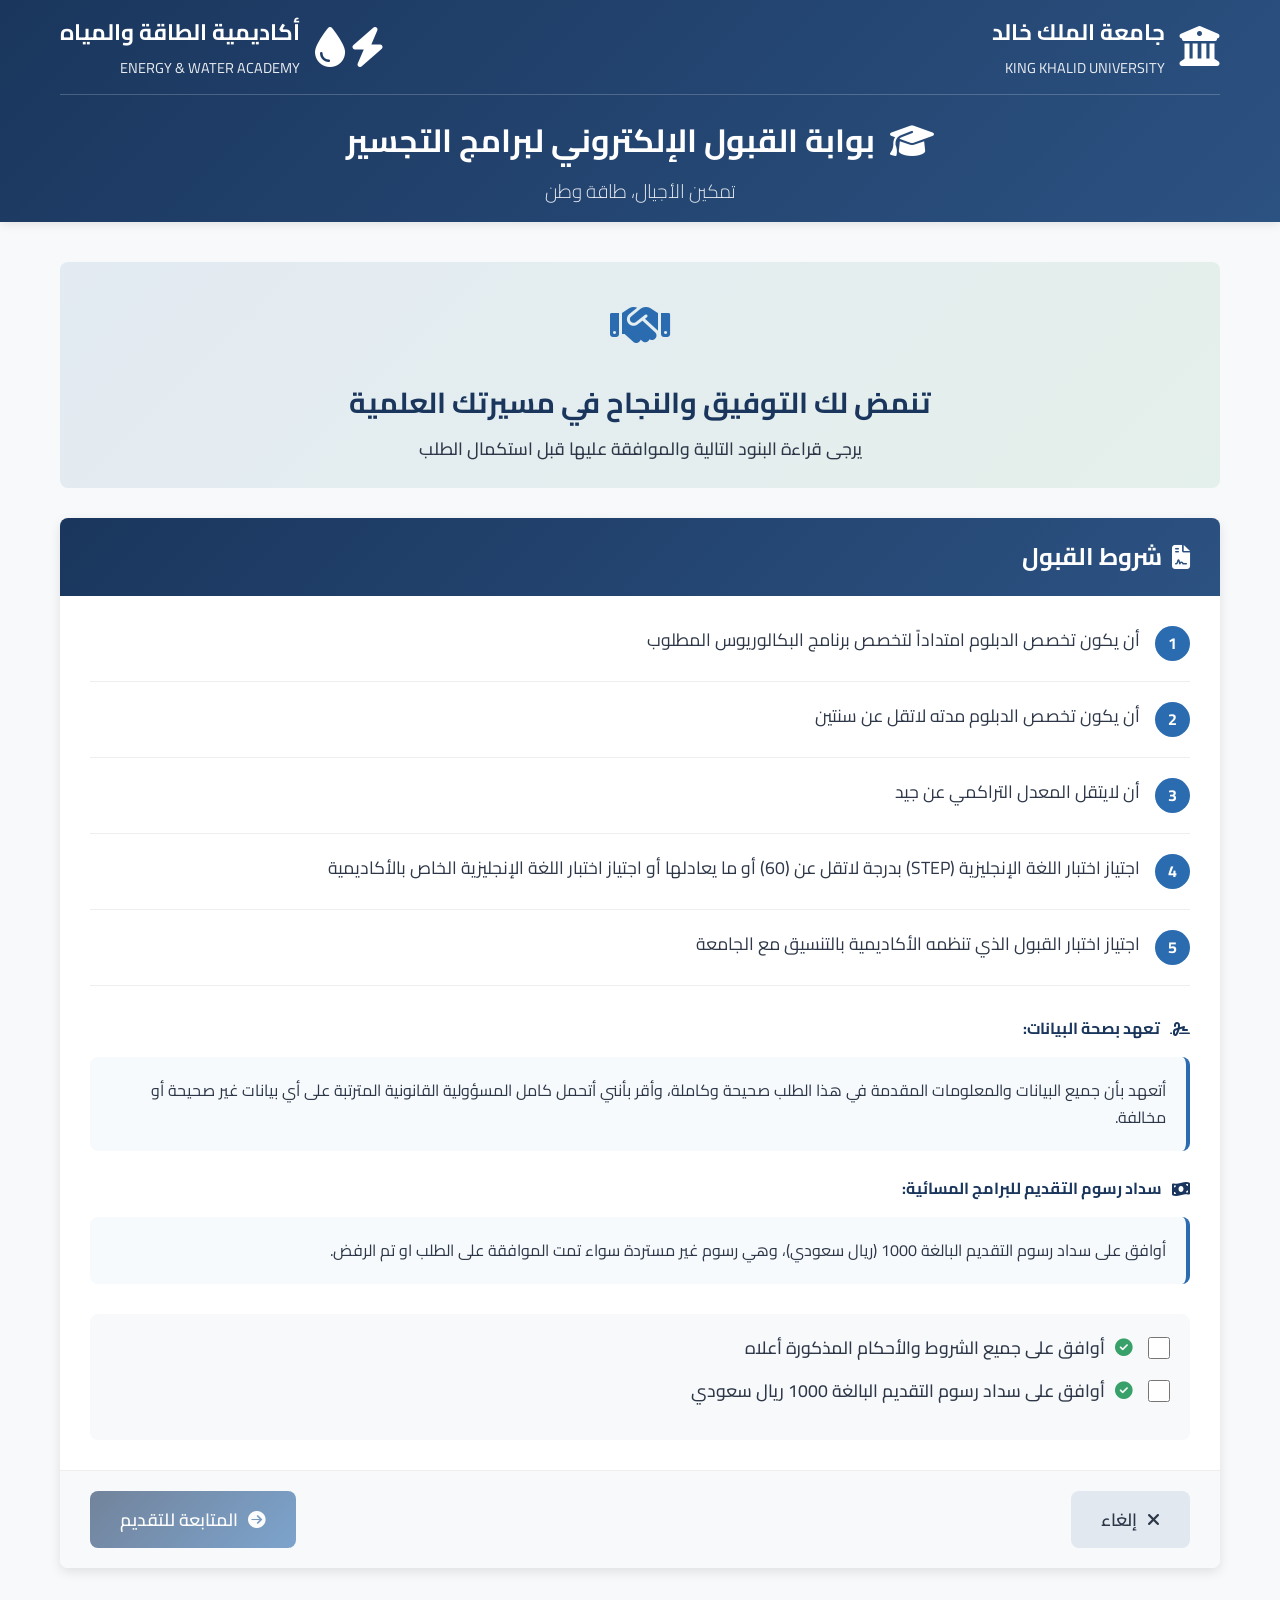
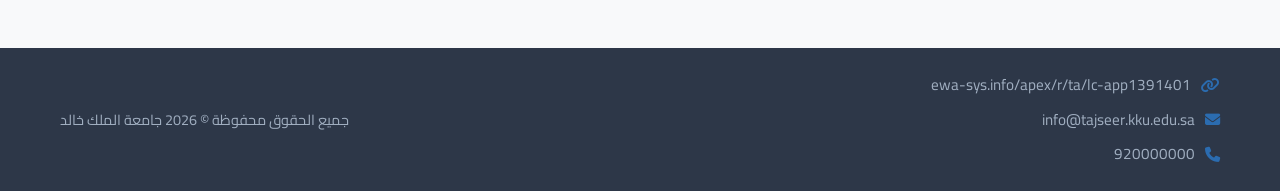
<file: index.html>
<!DOCTYPE html>
<html lang="ar" dir="rtl">
<head>
    <meta charset="UTF-8">
    <meta name="viewport" content="width=device-width, initial-scale=1.0">
    <title>بوابة القبول لبرنامج التجسير - جامعة الملك خالد</title>
    <link rel="stylesheet" href="style.css">
    <link rel="preconnect" href="https://fonts.googleapis.com">
    <link rel="preconnect" href="https://fonts.gstatic.com" crossorigin>
    <link href="https://fonts.googleapis.com/css2?family=Cairo:wght@300;400;500;600;700&family=Tajawal:wght@300;400;500;700&display=swap" rel="stylesheet">
    <link rel="stylesheet" href="https://cdnjs.cloudflare.com/ajax/libs/font-awesome/6.4.0/css/all.min.css">
</head>
<body>
    <!-- Header -->
    <header class="header">
        <div class="container">
            <div class="header-top">
                <div class="logo">
                    <div class="logo-icon">
                        <i class="fas fa-university"></i>
                    </div>
                    <div class="logo-text">
                        <h1>جامعة الملك خالد</h1>
                        <p>KING KHALID UNIVERSITY</p>
                    </div>
                </div>
                <div class="ewa-logo">
                    <div class="ewa-icon">
                        <i class="fas fa-bolt"></i>
                        <i class="fas fa-tint"></i>
                    </div>
                    <div class="ewa-text">
                        <h2>أكاديمية الطاقة والمياه</h2>
                        <p>ENERGY & WATER ACADEMY</p>
                    </div>
                </div>
            </div>
            
            <div class="header-bottom">
                <h1 class="main-title">
                    <i class="fas fa-graduation-cap"></i>
                    بوابة القبول الإلكتروني لبرامج التجسير
                </h1>
                <p class="subtitle">تمكين الأجيال، طاقة وطن</p>
            </div>
        </div>
    </header>

    <!-- Terms & Conditions Section -->
    <section class="terms-section">
        <div class="container">
            <div class="welcome-message">
                <div class="welcome-icon">
                    <i class="fas fa-handshake"></i>
                </div>
                <h2>تنمض لك التوفيق والنجاح في مسيرتك العلمية</h2>
                <p class="instruction">يرجى قراءة البنود التالية والموافقة عليها قبل استكمال الطلب</p>
            </div>

            <div class="terms-container">
                <div class="terms-header">
                    <h3><i class="fas fa-file-contract"></i> شروط القبول</h3>
                </div>
                
                <div class="terms-content">
                    <ol class="terms-list">
                        <li>
                            <span class="term-number">1</span>
                            <span class="term-text">أن يكون تخصص الدبلوم امتداداً لتخصص برنامج البكالوريوس المطلوب</span>
                        </li>
                        <li>
                            <span class="term-number">2</span>
                            <span class="term-text">أن يكون تخصص الدبلوم مدته لاتقل عن سنتين</span>
                        </li>
                        <li>
                            <span class="term-number">3</span>
                            <span class="term-text">أن لايتقل المعدل التراكمي عن جيد</span>
                        </li>
                        <li>
                            <span class="term-number">4</span>
                            <span class="term-text">اجتياز اختبار اللغة الإنجليزية (STEP) بدرجة لاتقل عن (60) أو ما يعادلها أو اجتياز اختبار اللغة الإنجليزية الخاص بالأكاديمية</span>
                        </li>
                        <li>
                            <span class="term-number">5</span>
                            <span class="term-text">اجتياز اختبار القبول الذي تنظمه الأكاديمية بالتنسيق مع الجامعة</span>
                        </li>
                    </ol>

                    <div class="pledge-section">
                        <h4><i class="fas fa-signature"></i> تعهد بصحة البيانات:</h4>
                        <div class="pledge-box">
                            <p>أتعهد بأن جميع البيانات والمعلومات المقدمة في هذا الطلب صحيحة وكاملة، وأقر بأنني أتحمل كامل المسؤولية القانونية المترتبة على أي بيانات غير صحيحة أو مخالفة.</p>
                        </div>
                    </div>

                    <div class="payment-section">
                        <h4><i class="fas fa-money-bill-wave"></i> سداد رسوم التقديم للبرامج المسائية:</h4>
                        <div class="payment-box">
                            <p>أوافق على سداد رسوم التقديم البالغة 1000 (ريال سعودي)، وهي رسوم غير مستردة سواء تمت الموافقة على الطلب او تم الرفض.</p>
                        </div>
                    </div>

                    <div class="agreement-section">
                        <div class="agreement-checkbox">
                            <input type="checkbox" id="agreeTerms">
                            <label for="agreeTerms">
                                <i class="fas fa-check-circle"></i>
                                أوافق على جميع الشروط والأحكام المذكورة أعلاه
                            </label>
                        </div>
                        <div class="agreement-checkbox">
                            <input type="checkbox" id="agreePayment">
                            <label for="agreePayment">
                                <i class="fas fa-check-circle"></i>
                                أوافق على سداد رسوم التقديم البالغة 1000 ريال سعودي
                            </label>
                        </div>
                    </div>
                </div>

                <div class="terms-footer">
                    <button class="btn btn-secondary" id="cancelBtn">
                        <i class="fas fa-times"></i> إلغاء
                    </button>
                    <button class="btn btn-primary" id="continueBtn" disabled>
                        <i class="fas fa-arrow-circle-right"></i> المتابعة للتقديم
                    </button>
                </div>
            </div>
        </div>
    </section>

    <!-- Footer -->
    <footer class="footer">
        <div class="container">
            <div class="footer-content">
                <div class="footer-info">
                    <p><i class="fas fa-link"></i> ewa-sys.info/apex/r/ta/lc-app1391401</p>
                    <p><i class="fas fa-envelope"></i> info@tajseer.kku.edu.sa</p>
                    <p><i class="fas fa-phone"></i> 920000000</p>
                </div>
                <div class="copyright">
                    <p>جميع الحقوق محفوظة &copy; <span id="currentYear"></span> جامعة الملك خالد</p>
                </div>
            </div>
        </div>
    </footer>

    <script>
        // Set current year
        document.getElementById('currentYear').textContent = new Date().getFullYear();
        
        // Handle agreement checkboxes
        const agreeTerms = document.getElementById('agreeTerms');
        const agreePayment = document.getElementById('agreePayment');
        const continueBtn = document.getElementById('continueBtn');
        
        function updateContinueButton() {
            continueBtn.disabled = !(agreeTerms.checked && agreePayment.checked);
        }
        
        agreeTerms.addEventListener('change', updateContinueButton);
        agreePayment.addEventListener('change', updateContinueButton);
        
        // Handle continue button click
        continueBtn.addEventListener('click', function() {
            window.location.href = 'application.html';
        });
        
        // Handle cancel button
        document.getElementById('cancelBtn').addEventListener('click', function() {
            if(confirm('هل أنت متأكد من إلغاء الطلب؟')) {
                window.location.href = 'https://www.kku.edu.sa';
            }
        });
    </script>
</body>
</html>
</file>
<file: style.css>
/* Reset & Base Styles */
* {
    margin: 0;
    padding: 0;
    box-sizing: border-box;
}

:root {
    --primary-color: #1a365d;
    --secondary-color: #2c5282;
    --accent-color: #2b6cb0;
    --success-color: #38a169;
    --warning-color: #d69e2e;
    --danger-color: #e53e3e;
    --light-color: #f7fafc;
    --dark-color: #2d3748;
    --gray-color: #a0aec0;
    --border-radius: 8px;
    --box-shadow: 0 4px 12px rgba(0, 0, 0, 0.1);
    --transition: all 0.3s ease;
}

body {
    font-family: 'Cairo', 'Tajawal', sans-serif;
    line-height: 1.6;
    color: var(--dark-color);
    background-color: #f8f9fa;
    direction: rtl;
}

.container {
    width: 100%;
    max-width: 1200px;
    margin: 0 auto;
    padding: 0 20px;
}

/* Header */
.header {
    background: linear-gradient(135deg, var(--primary-color), #2c5282);
    color: white;
    padding: 15px 0;
    box-shadow: 0 2px 10px rgba(0, 0, 0, 0.1);
}

.header-top {
    display: flex;
    justify-content: space-between;
    align-items: center;
    padding-bottom: 15px;
    border-bottom: 1px solid rgba(255, 255, 255, 0.2);
}

.logo, .ewa-logo {
    display: flex;
    align-items: center;
    gap: 15px;
}

.logo-icon, .ewa-icon {
    font-size: 2.5rem;
    color: white;
}

.ewa-icon {
    display: flex;
    gap: 5px;
}

.logo-text h1, .ewa-text h2 {
    font-size: 1.4rem;
    font-weight: 700;
    margin-bottom: 5px;
}

.logo-text p, .ewa-text p {
    font-size: 0.9rem;
    opacity: 0.9;
}

.header-bottom {
    padding-top: 20px;
    text-align: center;
}

.main-title {
    font-size: 2rem;
    font-weight: 700;
    margin-bottom: 10px;
    display: flex;
    align-items: center;
    justify-content: center;
    gap: 15px;
}

.main-title i {
    font-size: 2.2rem;
}

.subtitle {
    font-size: 1.2rem;
    opacity: 0.9;
    font-weight: 300;
}

/* Application Steps */
.application-steps {
    display: flex;
    justify-content: center;
    align-items: center;
    gap: 20px;
    margin-top: 20px;
}

.step {
    display: flex;
    flex-direction: column;
    align-items: center;
    gap: 8px;
}

.step-number {
    width: 40px;
    height: 40px;
    background-color: rgba(255, 255, 255, 0.2);
    border-radius: 50%;
    display: flex;
    align-items: center;
    justify-content: center;
    font-weight: 700;
    font-size: 1.2rem;
}

.step.active .step-number {
    background-color: var(--success-color);
}

.step-text {
    font-size: 0.9rem;
    font-weight: 500;
}

.step-line {
    width: 100px;
    height: 2px;
    background-color: rgba(255, 255, 255, 0.3);
}

/* Terms & Conditions Section */
.terms-section {
    padding: 40px 0;
}

.welcome-message {
    text-align: center;
    margin-bottom: 30px;
    padding: 25px;
    background: linear-gradient(135deg, rgba(43, 108, 176, 0.1), rgba(56, 161, 105, 0.1));
    border-radius: var(--border-radius);
}

.welcome-icon {
    font-size: 3rem;
    color: var(--accent-color);
    margin-bottom: 15px;
}

.welcome-message h2 {
    color: var(--primary-color);
    margin-bottom: 10px;
    font-size: 1.8rem;
}

.instruction {
    color: var(--dark-color);
    font-size: 1.1rem;
    font-weight: 500;
}

.terms-container {
    background-color: white;
    border-radius: var(--border-radius);
    box-shadow: var(--box-shadow);
    overflow: hidden;
}

.terms-header {
    background: linear-gradient(135deg, var(--primary-color), var(--secondary-color));
    color: white;
    padding: 20px 30px;
}

.terms-header h3 {
    font-size: 1.5rem;
    display: flex;
    align-items: center;
    gap: 10px;
}

.terms-content {
    padding: 30px;
}

.terms-list {
    list-style: none;
    margin-bottom: 30px;
}

.terms-list li {
    display: flex;
    gap: 15px;
    margin-bottom: 20px;
    padding-bottom: 20px;
    border-bottom: 1px solid #eee;
}

.term-number {
    background-color: var(--accent-color);
    color: white;
    width: 35px;
    height: 35px;
    border-radius: 50%;
    display: flex;
    align-items: center;
    justify-content: center;
    font-weight: 700;
    flex-shrink: 0;
}

.term-text {
    font-size: 1.1rem;
    line-height: 1.6;
    color: var(--dark-color);
}

.pledge-section, .payment-section {
    margin-bottom: 25px;
}

.pledge-section h4, .payment-section h4 {
    color: var(--primary-color);
    margin-bottom: 15px;
    display: flex;
    align-items: center;
    gap: 10px;
}

.pledge-box, .payment-box {
    background-color: var(--light-color);
    padding: 20px;
    border-radius: var(--border-radius);
    border-right: 4px solid var(--accent-color);
    line-height: 1.7;
}

.agreement-section {
    margin-top: 30px;
    padding: 20px;
    background-color: #f8f9fa;
    border-radius: var(--border-radius);
}

.agreement-checkbox {
    display: flex;
    align-items: center;
    gap: 15px;
    margin-bottom: 15px;
}

.agreement-checkbox input[type="checkbox"] {
    width: 22px;
    height: 22px;
    accent-color: var(--success-color);
}

.agreement-checkbox label {
    font-size: 1.1rem;
    font-weight: 500;
    color: var(--dark-color);
    cursor: pointer;
    display: flex;
    align-items: center;
    gap: 10px;
}

.agreement-checkbox label i {
    color: var(--success-color);
}

.terms-footer {
    padding: 20px 30px;
    background-color: #f8f9fa;
    border-top: 1px solid #eee;
    display: flex;
    justify-content: space-between;
}

/* Application Form */
.application-form {
    padding: 30px 0;
}

.form-section {
    background-color: white;
    border-radius: var(--border-radius);
    box-shadow: var(--box-shadow);
    margin-bottom: 25px;
    overflow: hidden;
}

.section-header {
    background: linear-gradient(135deg, #f7fafc, #edf2f7);
    padding: 20px 25px;
    border-bottom: 1px solid #e2e8f0;
    display: flex;
    align-items: center;
    gap: 15px;
}

.section-header h2 {
    color: var(--primary-color);
    font-size: 1.4rem;
    font-weight: 700;
}

.section-header i {
    color: var(--accent-color);
    font-size: 1.5rem;
}

.form-grid {
    padding: 25px;
    display: grid;
    grid-template-columns: repeat(2, 1fr);
    gap: 20px;
}

.form-group {
    display: flex;
    flex-direction: column;
}

.form-group.full-width {
    grid-column: span 2;
}

.form-group label {
    font-weight: 600;
    margin-bottom: 8px;
    color: var(--primary-color);
    font-size: 1rem;
    display: flex;
    align-items: center;
    gap: 8px;
}

.required {
    color: var(--danger-color);
    font-weight: 700;
}

input, select, textarea {
    padding: 12px 15px;
    border: 1px solid #e2e8f0;
    border-radius: var(--border-radius);
    font-size: 1rem;
    font-family: 'Cairo', 'Tajawal', sans-serif;
    transition: var(--transition);
    background-color: white;
}

input:focus, select:focus, textarea:focus {
    outline: none;
    border-color: var(--accent-color);
    box-shadow: 0 0 0 3px rgba(43, 108, 176, 0.1);
}

textarea {
    resize: vertical;
    min-height: 100px;
}

.radio-group {
    display: flex;
    gap: 30px;
    margin-top: 5px;
}

.radio-option {
    display: flex;
    align-items: center;
    gap: 10px;
}

.radio-option input[type="radio"] {
    width: 20px;
    height: 20px;
    accent-color: var(--accent-color);
}

.radio-option label {
    font-weight: normal;
    margin-bottom: 0;
    cursor: pointer;
}

/* Buttons */
.btn {
    padding: 12px 30px;
    border: none;
    border-radius: var(--border-radius);
    font-size: 1.1rem;
    font-weight: 600;
    cursor: pointer;
    transition: var(--transition);
    font-family: 'Cairo', 'Tajawal', sans-serif;
    display: inline-flex;
    align-items: center;
    gap: 10px;
}

.btn-primary {
    background: linear-gradient(135deg, var(--primary-color), var(--accent-color));
    color: white;
}

.btn-primary:hover:not(:disabled) {
    transform: translateY(-2px);
    box-shadow: 0 6px 15px rgba(26, 54, 93, 0.3);
}

.btn-primary:disabled {
    opacity: 0.6;
    cursor: not-allowed;
}

.btn-secondary {
    background-color: #e2e8f0;
    color: var(--dark-color);
}

.btn-secondary:hover {
    background-color: #cbd5e0;
}

.form-actions {
    display: flex;
    justify-content: space-between;
    margin-top: 40px;
    padding: 20px;
    background-color: #f8f9fa;
    border-radius: var(--border-radius);
}

/* Success Modal */
.modal {
    display: none;
    position: fixed;
    top: 0;
    left: 0;
    width: 100%;
    height: 100%;
    background-color: rgba(0, 0, 0, 0.7);
    z-index: 1000;
    justify-content: center;
    align-items: center;
}

.modal-content {
    background-color: white;
    padding: 40px;
    border-radius: var(--border-radius);
    text-align: center;
    max-width: 500px;
    width: 90%;
    box-shadow: 0 10px 30px rgba(0, 0, 0, 0.3);
    animation: modalAppear 0.3s ease-out;
}

@keyframes modalAppear {
    from {
        opacity: 0;
        transform: translateY(-30px);
    }
    to {
        opacity: 1;
        transform: translateY(0);
    }
}

.modal-icon {
    font-size: 4rem;
    color: var(--success-color);
    margin-bottom: 20px;
}

.modal-content h3 {
    color: var(--primary-color);
    font-size: 1.8rem;
    margin-bottom: 15px;
}

.modal-content p {
    color: var(--dark-color);
    font-size: 1.1rem;
    margin-bottom: 25px;
}

.modal-btn {
    background-color: var(--primary-color);
    color: white;
    border: none;
    padding: 12px 35px;
    font-size: 1.1rem;
    border-radius: var(--border-radius);
    cursor: pointer;
    transition: var(--transition);
    font-family: 'Cairo', 'Tajawal', sans-serif;
}

.modal-btn:hover {
    background-color: var(--accent-color);
}

/* Footer */
.footer {
    background-color: var(--dark-color);
    color: white;
    padding: 25px 0;
    margin-top: 40px;
}

.footer-content {
    display: flex;
    justify-content: space-between;
    align-items: center;
    flex-wrap: wrap;
    gap: 20px;
}

.footer-info {
    display: flex;
    flex-direction: column;
    gap: 10px;
}

.footer-info p {
    display: flex;
    align-items: center;
    gap: 10px;
    color: var(--gray-color);
    font-size: 0.95rem;
}

.footer-info i {
    color: var(--accent-color);
}

.copyright {
    color: var(--gray-color);
    font-size: 0.9rem;
}

/* Responsive Design */
@media (max-width: 992px) {
    .form-grid {
        grid-template-columns: 1fr;
    }
    
    .form-group.full-width {
        grid-column: span 1;
    }
}

@media (max-width: 768px) {
    .header-top {
        flex-direction: column;
        gap: 20px;
        text-align: center;
    }
    
    .main-title {
        font-size: 1.6rem;
        flex-direction: column;
        gap: 10px;
    }
    
    .application-steps {
        gap: 10px;
    }
    
    .step-line {
        width: 50px;
    }
    
    .terms-footer, .form-actions {
        flex-direction: column;
        gap: 15px;
    }
    
    .btn {
        width: 100%;
        justify-content: center;
    }
    
    .footer-content {
        flex-direction: column;
        text-align: center;
    }
}

@media (max-width: 480px) {
    .container {
        padding: 0 15px;
    }
    
    .terms-content, .form-grid {
        padding: 20px;
    }
    
    .section-header {
        padding: 15px 20px;
    }
    
    .radio-group {
        flex-direction: column;
        gap: 15px;
    }
}
</file>
